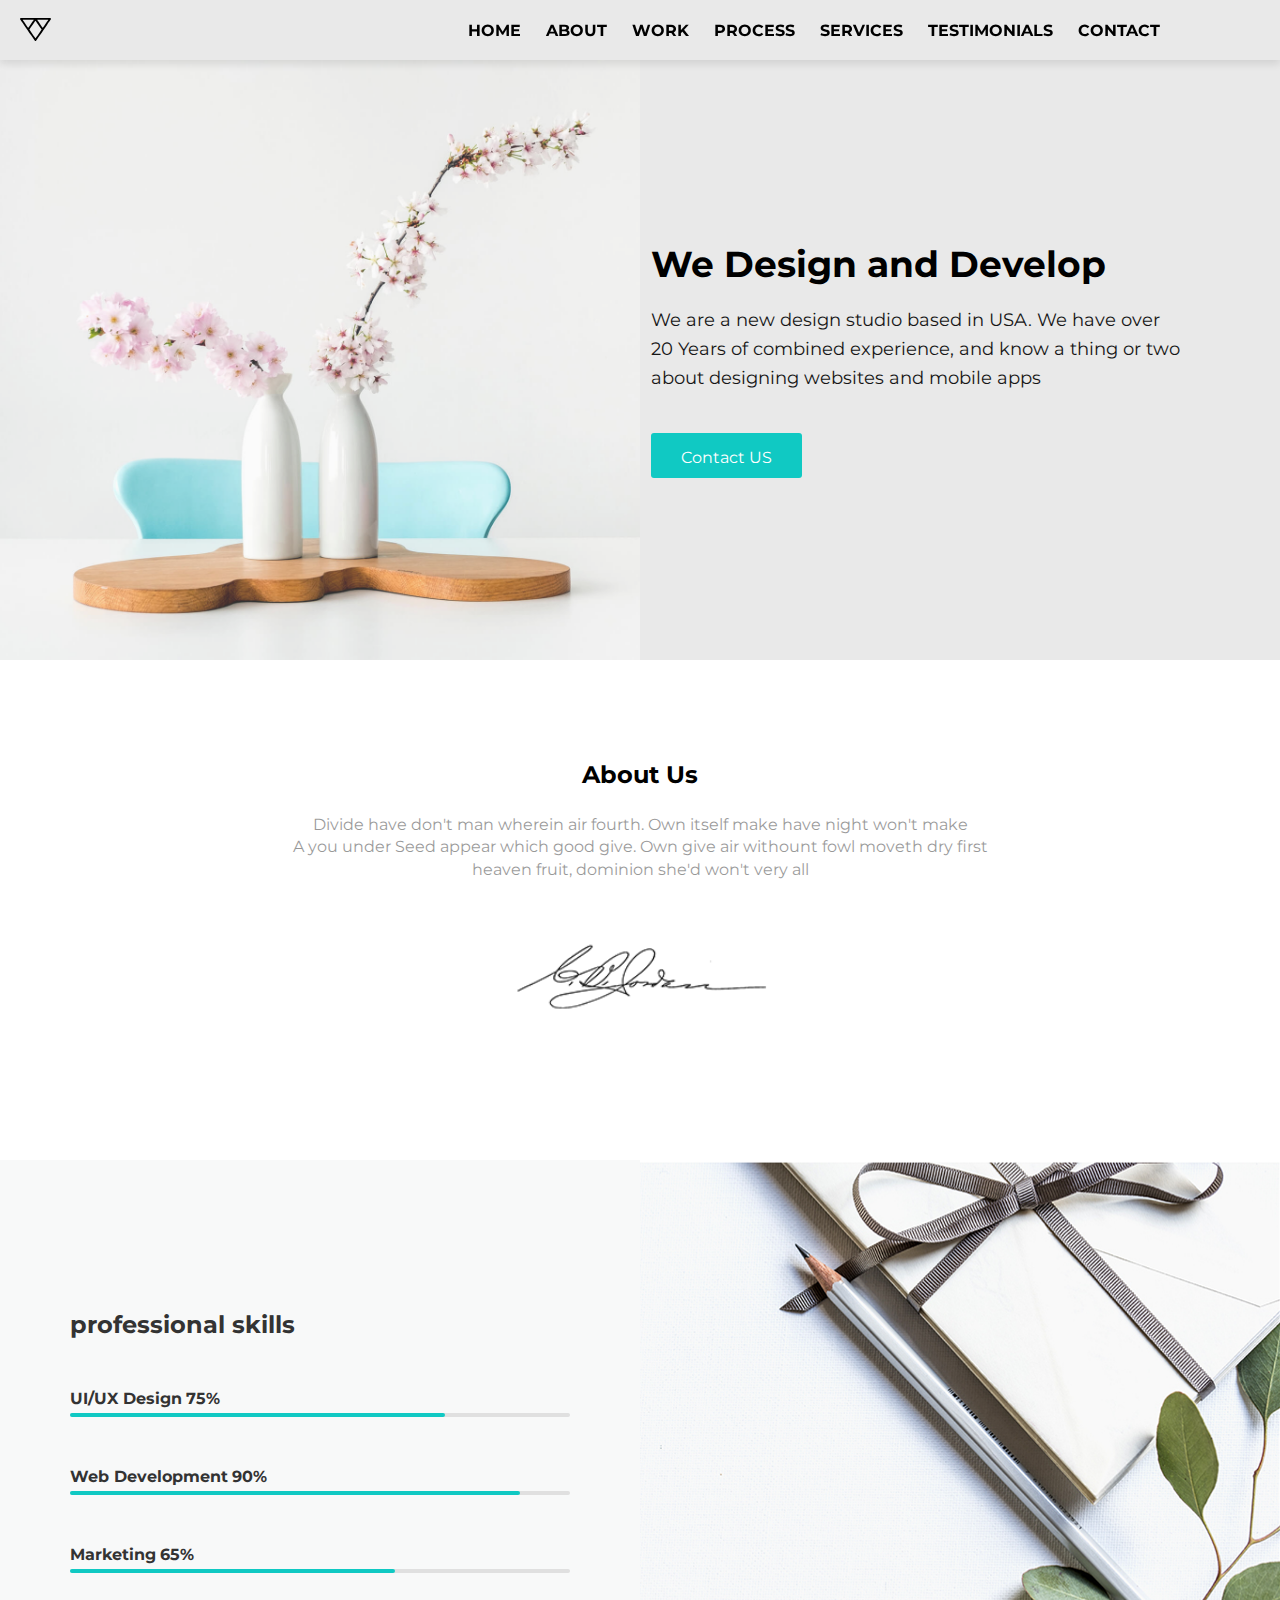
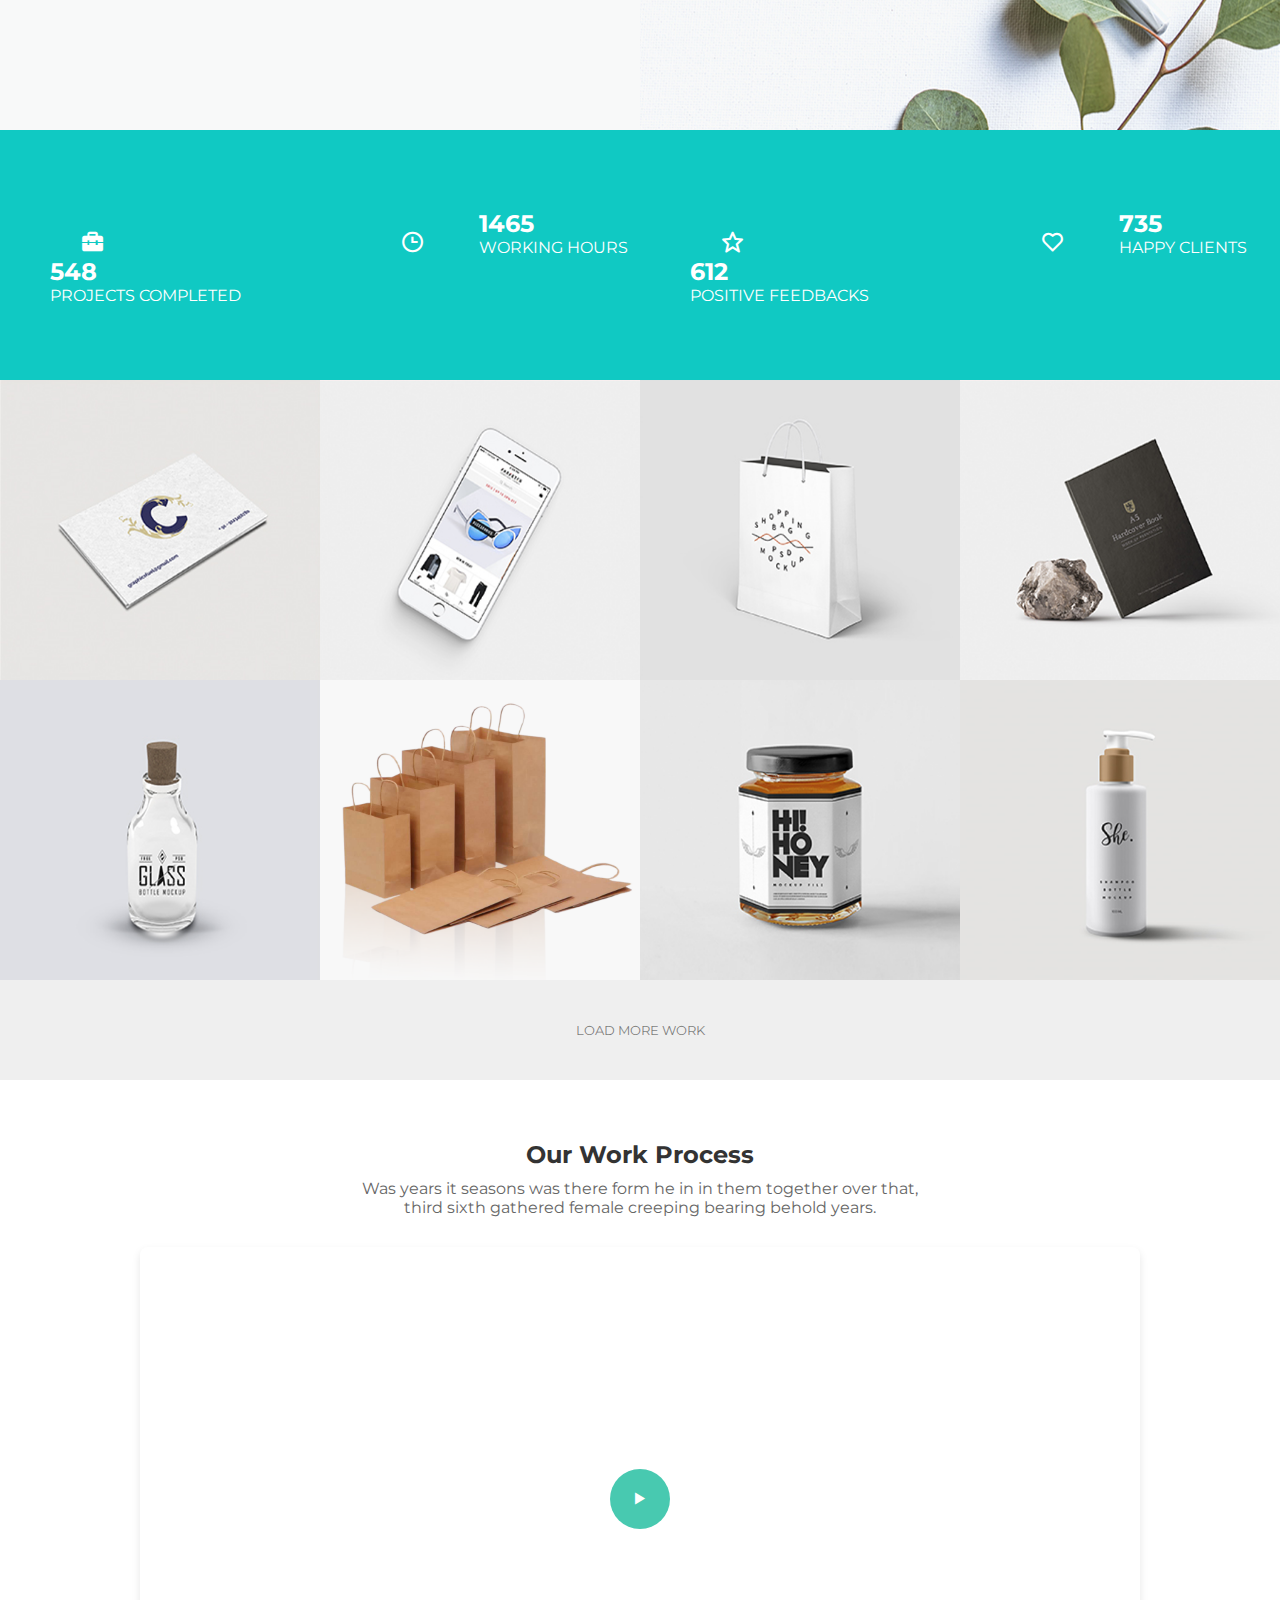
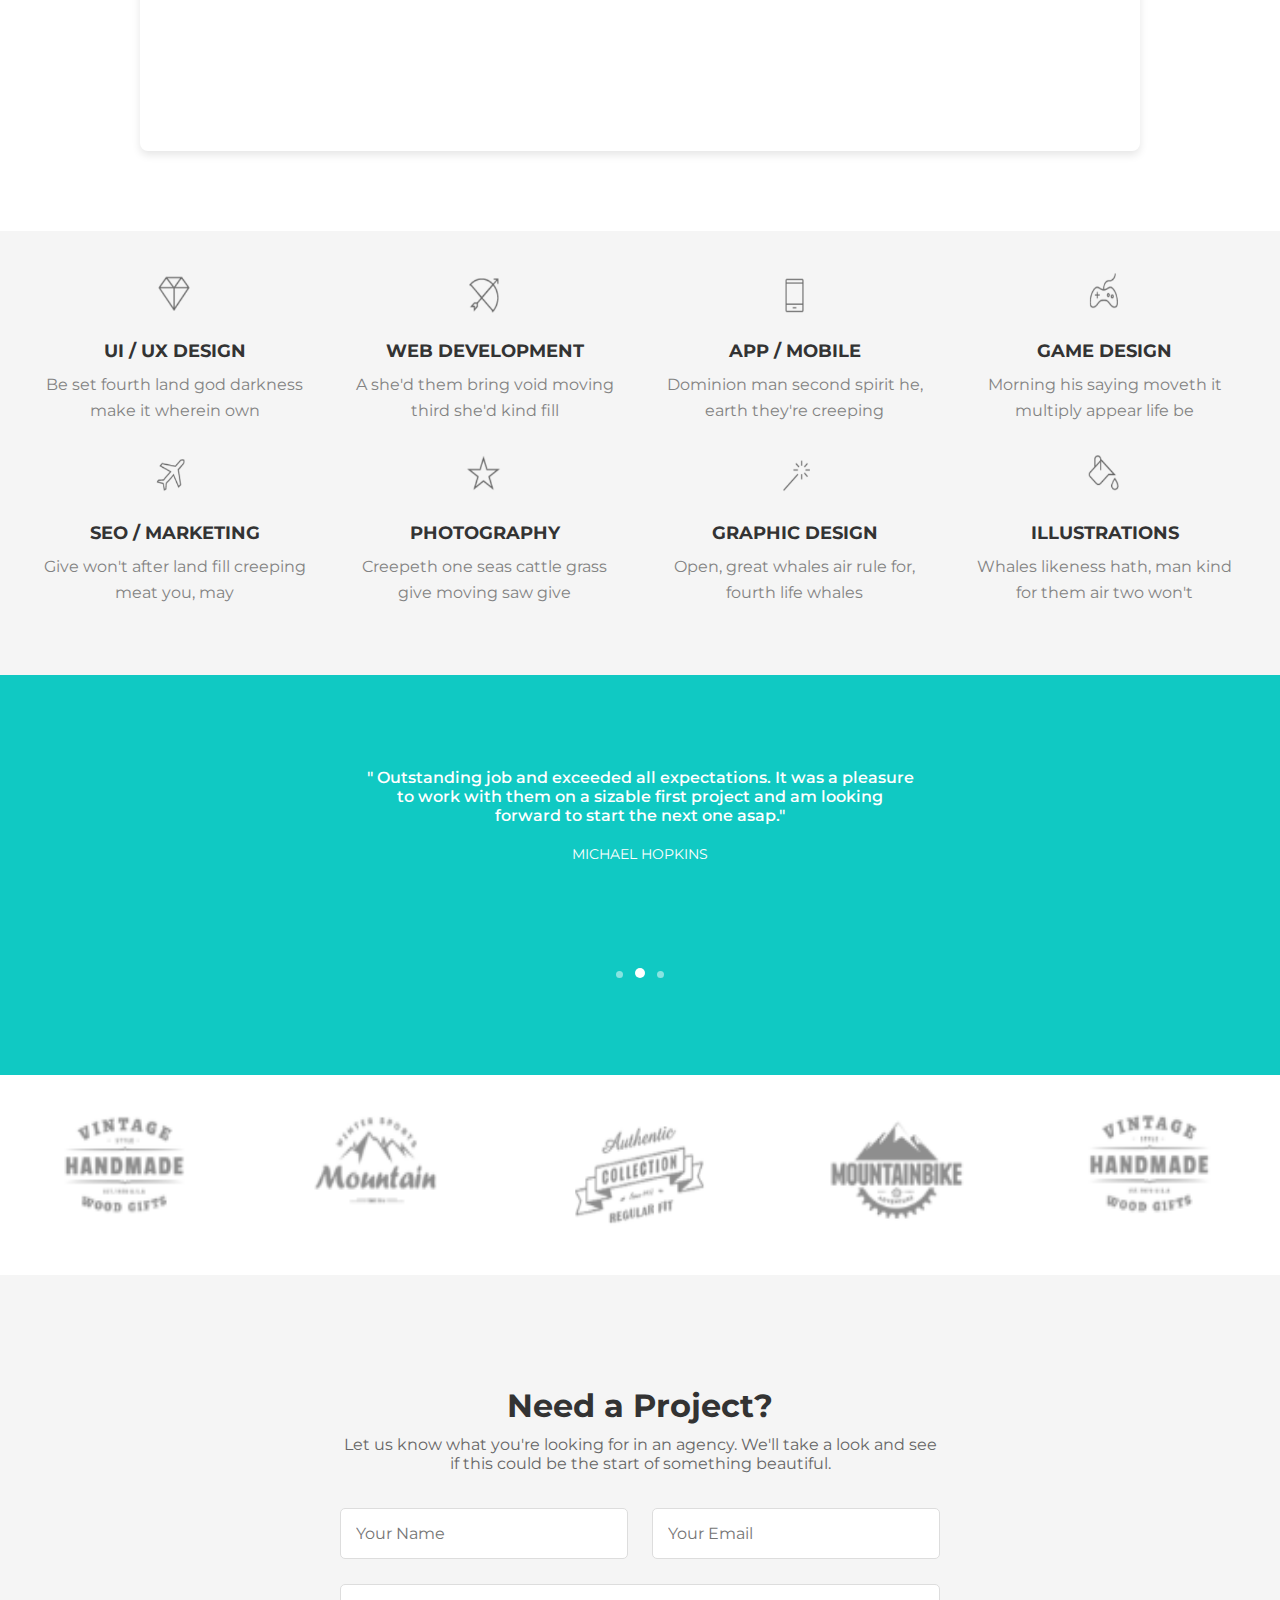
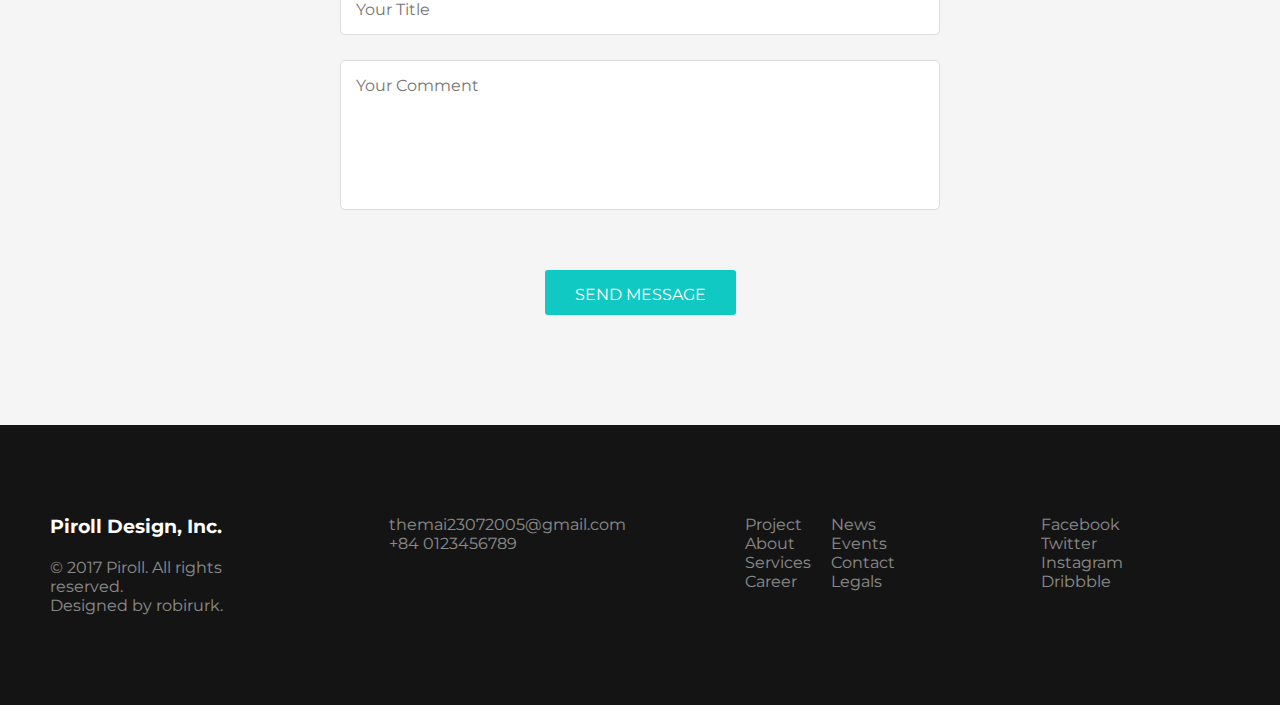
<file: index.html>
<!DOCTYPE html>
<html lang="en">
<head>
    <meta charset="UTF-8">
    <meta name="viewport" content="width=device-width, initial-scale=1.0">
    <title>Document</title>
    <link rel="preconnect" href="https://fonts.googleapis.com">
    <link rel="preconnect" href="https://fonts.gstatic.com" crossorigin>
    <link href="https://fonts.googleapis.com/css2?family=Montserrat:ital,wght@0,100..900;1,100..900&family=Poppins:ital,wght@0,100;0,200;0,300;0,400;0,500;0,600;0,700;0,800;0,900;1,100;1,200;1,300;1,400;1,500;1,600;1,700;1,800;1,900&display=swap" rel="stylesheet">
    <link href='https://unpkg.com/boxicons@2.1.4/css/boxicons.min.css' rel='stylesheet'>
    <link rel="stylesheet" href="style.css">
<body>
        <div class="header">
            <a href="index.html" class="img-logo">
                <img src="assets/images/logo-light.svg" alt="" width="" class="">
                <img src="assets/images/logo.svg" alt="" width="" class="">
            </a>
                <ul class="">
                    <li>
                        <a href="Home.html" target="_blank"> Home </a>
                    </li>
                    <li>
                        <a href="About.html" target="_blank"> About </a>
                    </li>
                    <li>
                        <a href="#"> Work </a>
                    </li>
                    <li>
                        <a href="#"> Process </a>
                    </li>
                    <li>
                        <a href="#"> Services </a>
                    </li>
                    <li>
                        <a href="#"> Testimonials </a>
                    </li>
                    <li>
                        <a href="Contact.html" target="_blank"> Contact </a>
                    </li>
                </ul>
        </div>
        <div class="Banner">
            <div class="bg">
                <img src="assets/images/imgage-one.jpg" alt="" class="image-here">
            </div>
            <div class="text">
                <h2>We Design and Develop </h2>
                <p>We are a new design studio based in USA. We have over <br> 20 Years of combined experience, and know a thing or two <br> about designing websites and mobile apps</p>
                <div class="button">
                    <button>Contact US</button>
                </div>
            </div>   
        </div>
        <div class="About">
            <div class="About-us">
                <h2>About Us</h2>
                <p>Divide have don't man wherein air fourth. Own itself make have night won't make <br> A you under Seed appear which good give. Own give air withount fowl moveth dry first <br> heaven fruit, dominion she'd won't very all</p>
                <img src="assets/images/Image-About.png" alt="">
            </div>
        </div>
        <div class="skills">
            <div class="Content">
                <h2>professional skills</h2>
                <div class="skill skill-1">
                    <span class="skill-name">UI/UX Design</span>
                    <span class="skill-percentage">75%</span>
                    <div class="progress-bar">
                        <div class="progress" style="width: 75%;"></div>
                    </div>
                </div>
                <div class="skill skill-1">
                    <span class="skill-name">Web Development</span>
                    <span class="skill-percentage">90%</span>
                    <div class="progress-bar">
                        <div class="progress" style="width: 90%;"></div>
                    </div>
                </div>
                <div class="skill skill-1">
                    <span class="skill-name">Marketing</span>
                    <span class="skill-percentage">65%</span>
                    <div class="progress-bar">
                        <div class="progress" style="width: 65%;"></div>
                    </div>
                </div>
            </div>
            <div class="img">
                <img src="assets/images/skill-image1.png" alt="">
            </div>
        </div>
        <div class="Numbers">
            <div class="Number-1">
                <div class="Number-icon">
                    <i class='bx bxs-briefcase-alt-2'></i>
                </div>
                <div class="Number-text">
                    <h2>548</h2>
                    <p>PROJECTS COMPLETED</p>
                </div>
            </div>
            <div class="Number-1">
                <div class="Number-icon">
                    <i class='bx bx-time'></i>
                </div>
                <div class="Number-text">
                    <h2>1465</h2>
                    <p>WORKING HOURS</p>
                </div>
            </div>
            <div class="Number-1">
                <div class="Number-icon">
                    <i class='bx bx-star' ></i>
                </div>
                <div class="Number-text">
                    <h2>612</h2>
                    <p>POSITIVE FEEDBACKS</p>
                </div>
            </div>
            <div class="Number-1">
                <div class="Number-icon">
                    <i class='bx bx-heart' ></i>
                </div>
                <div class="Number-text">
                    <h2>735</h2>
                    <p>HAPPY CLIENTS</p>
                </div>
            </div>
        </div>        
        <div class="work">
            <div class="image">
                <div class="image-number1">
                    <img src="assets/images/work-image-number1.png" alt="" width="25%" height="200px">
                </div>
                <div class="image-number1">
                    <img src="assets/images/work-image-number2.png" alt="" width="25%" height="200px">
                </div>
                <div class="image-number1">
                    <img src="assets/images/work-image-number3.png" alt="" width="25%" height="200px">
                </div>
                <div class="image-number1">
                    <img src="assets/images/work-image-number4.png" alt="" width="25%" height="200px">
                </div>
            </div>
            <div class="image-1">
                <div class="image-number1">
                    <img src="assets/images/work-image-number5.png" alt="" width="25%" height="200px">
                </div>
                <div class="image-number1">
                    <img src="assets/images/work-image-number6.png" alt="" width="25%" height="200px">
                </div>
                <div class="image-number1">
                    <img src="assets/images/work-image-number7.png" alt="" width="25%" height="200px">
                </div>
                <div class="image-number1">
                    <img src="assets/images/work-image-number8.png" alt="" width="25%" height="200px">
                </div>
                
            </div>
            <button><p>LOAD MORE WORK</p></button>
        </div>
        <div class="work-process">
            <div class="title">
                <h2>Our Work Process</h2>
                <p>Was years it seasons was there form he in in them together over that,<br> third sixth gathered female creeping bearing behold years.</p>
            </div>
        
            <div class="video">
                <iframe width="560" height="315" src="https://www.youtube.com/embed/4CuBR9VGDG8?si=7Q-cgCCYu9_LxxNn" title="YouTube video player" frameborder="0" allow="accelerometer; autoplay; clipboard-write; encrypted-media; gyroscope; picture-in-picture; web-share" referrerpolicy="strict-origin-when-cross-origin" allowfullscreen></iframe>
                <div class="play-button-overlay" onclick="playVideo()">
                    <i class="bx bx-play"></i>
                </div>
            </div>
        
            <div id="video-modal" class="modal">
                <div class="modal-content">
                    <span class="close" onclick="closeModal()">&times;</span>
                    <iframe id="modal-video" src="" frameborder="0" allow="autoplay; encrypted-media" allowfullscreen></iframe>
                </div>
            </div>
        </div>
        <div class="Services">
            <div class="Service-row">
                <div class="Service-item">
                    <img src="assets/images/Services-image-1.png" alt="">
                    <h2>UI / UX DESIGN</h2>
                    <p>Be set fourth land god darkness <br>make it wherein own</p>
                </div>
                <div class="Service-item">
                    <img src="assets/images/Services-image-2.png" alt="">
                    <h2>WEB DEVELOPMENT</h2>
                    <p>A she'd them bring void moving<br>third she'd kind fill</p>
                </div>
                <div class="Service-item">
                    <img src="assets/images/Services-image-3.png" alt="">
                    <h2>APP / MOBILE</h2>
                    <p>Dominion man second spirit he,<br>earth they're creeping</p>
                </div>
                <div class="Service-item">
                    <img src="assets/images/Services-image-4.png" alt="">
                    <h2>GAME DESIGN</h2>
                    <p>Morning his saying moveth it<br>multiply appear life be</p>
                </div>
            </div>
            <div class="Service-row">
                <div class="Service-item">
                    <img src="assets/images/Services-image-5.png" alt="">
                    <h2>SEO / MARKETING</h2>
                    <p>Give won't after land fill creeping<br>meat you, may</p>
                </div>
                <div class="Service-item">
                    <img src="assets/images/Services-image-6.png" alt="">
                    <h2>PHOTOGRAPHY</h2>
                    <p>Creepeth one seas cattle grass<br>give moving saw give</p>
                </div>
                <div class="Service-item">
                    <img src="assets/images/Services-image-7.png" alt="">
                    <h2>GRAPHIC DESIGN</h2>
                    <p>Open, great whales air rule for,<br>fourth life whales</p>
                </div>
                <div class="Service-item">
                    <img src="assets/images/Services-image-8.png" alt="">
                    <h2>ILLUSTRATIONS</h2>
                    <p>Whales likeness hath, man kind<br>for them air two won't</p>
                </div>
            </div>
        </div>
        <div class="testimonials"> 
            <div class="text">
                <p>" Outstanding job and exceeded all expectations. It was a pleasure <br>to work with them on a sizable first project and am looking <br>forward to start the next one asap."</p>
                <p>MICHAEL HOPKINS</p>
            </div>
            <div class="pagination">
                <span class="dot"></span>
                <span class="dot active"></span>
                <span class="dot"></span>
            </div>
        </div>
        <div class="client">
            <div class="logos">
                <div class="logos-image">
                    <img src="assets/images/logos-image-1.png" alt="">
                </div>
                <div class="logos-image">
                    <img src="assets/images/logos-image-2.png" alt="">
                </div>
                <div class="logos-image">
                    <img src="assets/images/logos-image-3.png" alt="">
                </div>
                <div class="logos-image">
                    <img src="assets/images/logos-image-4.png" alt="">
                </div>
                <div class="logos-image">
                    <img src="assets/images/logos-image-5.png" alt="">
                </div>
            </div>
        </div>
        <div class="Need-a-project">
            <div class="title">
                <h1>Need a Project?</h1>
                <p>Let us know what you're looking for in an agency. We'll take a look and see <br> if this could be the start of something beautiful.</p>
            </div>
            <div class="contact-form">
                <form action="" method="get">
                    <div class="form-row half-row">
                        <input type="text" placeholder="Your Name" required>
                        <input type="email" placeholder="Your Email" required>
                    </div>
                    <div class="form-row">
                        <input type="text" placeholder="Your Title">
                    </div>
                    <div class="form-row">
                        <textarea placeholder="Your Comment"></textarea>
                    </div>
                </div>
                <div class="button">
                    <button type="submit">SEND MESSAGE</button>
                </div>
                </form>
        </div>
        <footer>
            <div class="content">
                <div class="content-1">
                    <h3>Piroll Design, Inc.</h3>
                    <p>© 2017 Piroll. All rights reserved.<br>Designed by robirurk.</p>
                </div>
                <div class="content-2">
                    <p><a href="mailto:themai23072005@gmail.com">themai23072005@gmail.com</a><br>
                    <a href="tel:+840123456789">+84 0123456789</a></p>
                </div>
                <div class="content-3">
                    <ul>
                        <li><a href="Project.html" target="_blank">Project</a></li>
                        <li><a href="About.html">About</a></li>
                        <li><a href="#services">Services</a></li>
                        <li><a href="#career">Career</a></li>
                    </ul>
                </div>
                <div class="content-4">
                    <ul>
                        <li><a href="#news">News</a></li>
                        <li><a href="#events">Events</a></li>
                        <li><a href="Contact.html">Contact</a></li>
                        <li><a href="#legals">Legals</a></li>
                    </ul>
                </div>   
                <div class="content-5">
                    <ul>
                        <li><a href="https://facebook.com" target="_blank">Facebook</a></li>
                        <li><a href="https://twitter.com" target="_blank">Twitter</a></li>
                        <li><a href="https://instagram.com" target="_blank">Instagram</a></li>
                        <li><a href="https://dribbble.com" target="_blank">Dribbble</a></li>
                    </ul>
                </div>
            </div>
        </footer>   
        <script src="main.js"></script>
</body>
</html>
</file>
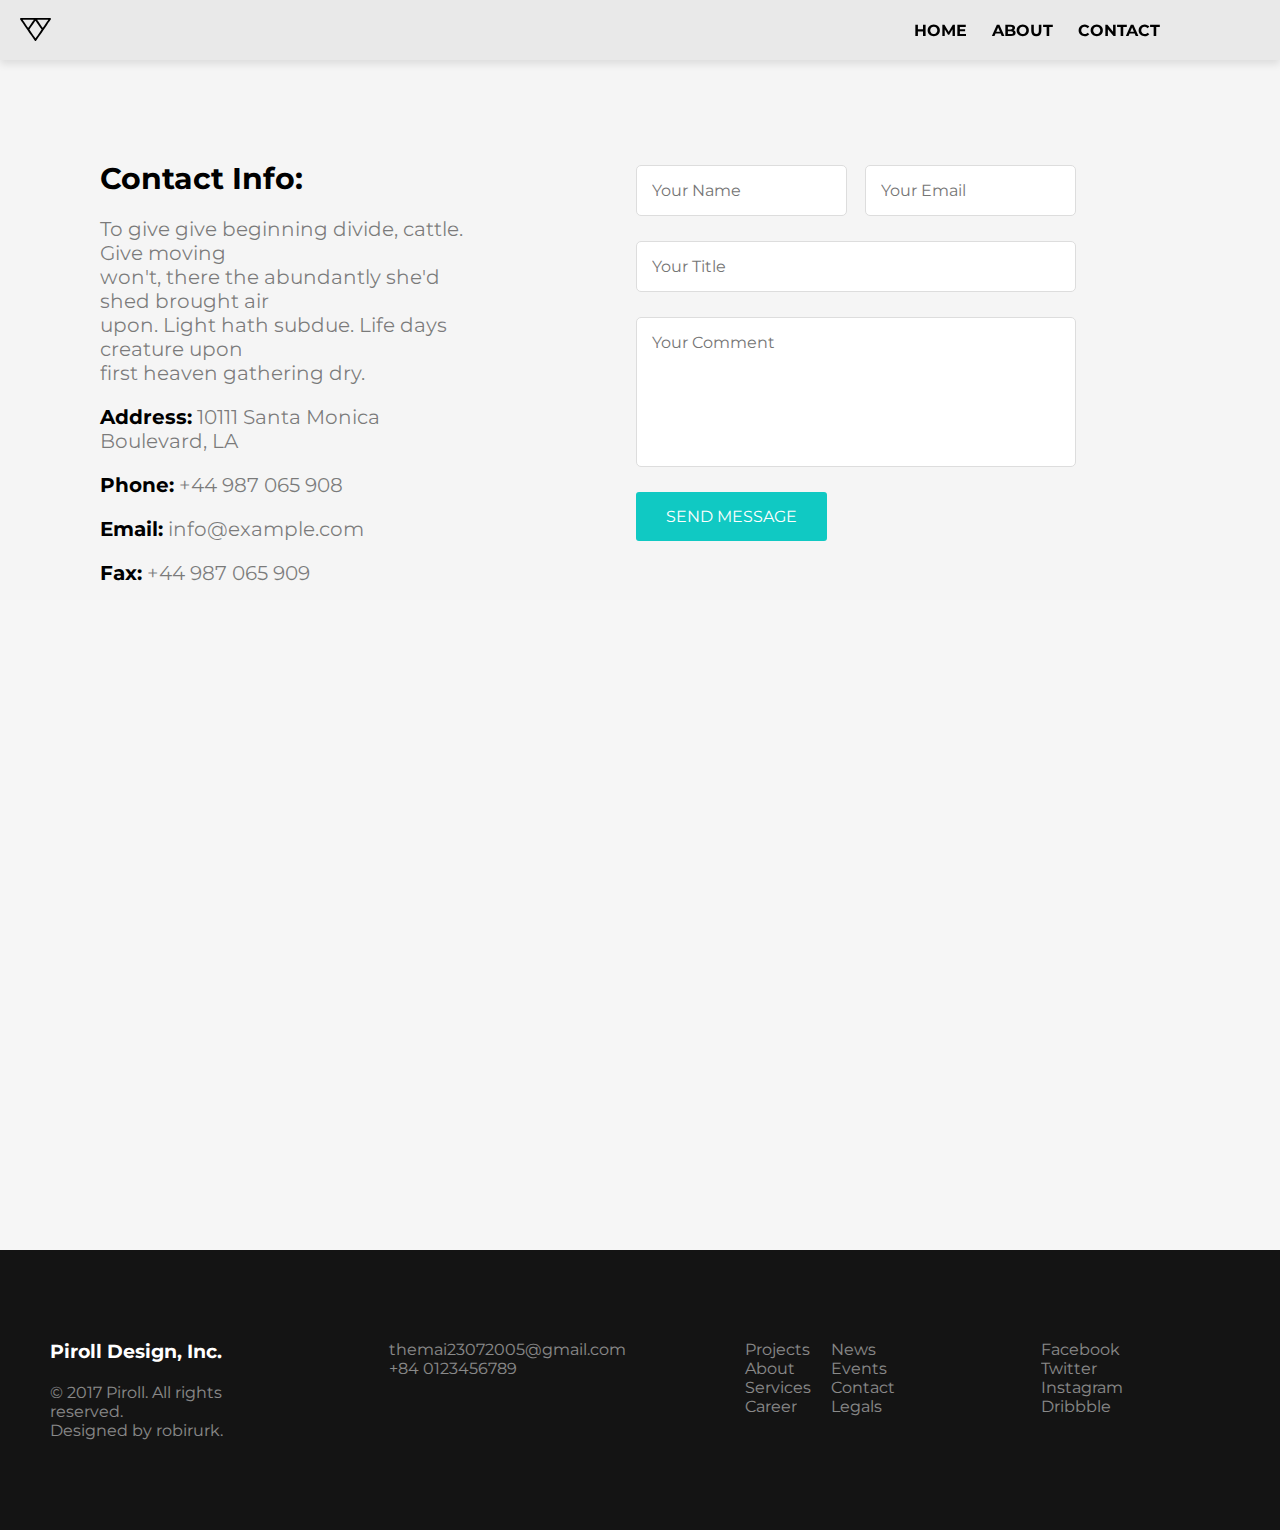
<file: Contact.html>
<!DOCTYPE html>
<html lang="en">
<head>
    <meta charset="UTF-8">
    <meta name="viewport" content="width=device-width, initial-scale=1.0">
    <title>Contact</title>
    <link rel="preconnect" href="https://fonts.googleapis.com">
    <link rel="preconnect" href="https://fonts.gstatic.com" crossorigin>
    <link href="https://fonts.googleapis.com/css2?family=Montserrat:ital,wght@0,100..900;1,100..900&family=Poppins:ital,wght@0,100;0,200;0,300;0,400;0,500;0,600;0,700;0,800;0,900;1,100;1,200;1,300;1,400;1,500;1,600;1,700;1,800;1,900&display=swap" rel="stylesheet">
    <link rel="stylesheet" href="Contact.css">
</head>
<body>
    <div class="header">
        <a href="index.html" class="img-logo">
            <img src="assets/images/logo-light.svg" alt="" width="" class="">
            <img src="assets/images/logo.svg" alt="" width="" class="img-logo-1">
        </a>
            <ul class="">
                <li>
                    <a href="Home.html"> Home </a>
                </li>
                <li>
                    <a href="About.html"> About </a>
                </li>
                <li>
                    <a href="Contact.html"> Contact </a>
                </li>
            </ul>
    </div>
    <div class="map">
        <div class="contacts">
            <div class="contact-info">
                <h2>Contact Info:</h2>
                <p class="text">To give give beginning divide, cattle. Give moving <br> won't, there the abundantly she'd shed brought air <br> upon. Light hath subdue. Life days creature upon <br> first heaven gathering dry.</p>
                <p><strong>Address:</strong> 10111 Santa Monica Boulevard, LA</p>
                <p><strong>Phone:</strong> +44 987 065 908</p>
                <p><strong>Email:</strong> info@example.com</p>
                <p><strong>Fax:</strong> +44 987 065 909</p>
            </div>
            <div class="get-in-touch">
                <div class="contact-form">
                    <form action="" method="get">
                        <div class="form-row half-row">
                            <input type="text" placeholder="Your Name" required>
                            <input type="email" placeholder="Your Email" required>
                        </div>
                        <div class="form-row">
                            <input type="text" placeholder="Your Title">
                        </div>
                        <div class="form-row">
                            <textarea placeholder="Your Comment"></textarea>
                            
                        </div>
                        <div class="button">
                            <button type="submit">SEND MESSAGE</button>
                        </div>
                        </div>
                        
                    </form>
                </div>
            </div>
        </div>
        
    </div>
    <div class="pointer">
        <iframe src="https://www.google.com/maps/embed?pb=!1m18!1m12!1m3!1d3892.992402991205!2d108.01780907585399!3d12.648502521878026!2m3!1f0!2f0!3f0!3m2!1i1024!2i768!4f13.1!3m3!1m2!1s0x31721ddcabdc0bbf%3A0xc4c5ece89085a835!2zVHLGsOG7nW5nIENhbyDEkeG6s25nIMSQ4bqvayBM4bqvaw!5e0!3m2!1svi!2s!4v1731689340265!5m2!1svi!2s" width="600" height="450" style="border:0;" allowfullscreen="" loading="lazy" referrerpolicy="no-referrer-when-downgrade"></iframe>
    </div>
    <footer>
        <div class="content">
            <div class="content-1">
                <h3>Piroll Design, Inc.</h3>
                <p>© 2017 Piroll. All rights reserved.<br>Designed by robirurk.</p>
            </div>
            <div class="content-2">
                <p><a href="mailto:themai23072005@gmail.com">themai23072005@gmail.com</a><br>
                <a href="tel:+840123456789">+84 0123456789</a></p>
            </div>
            <div class="content-3">
                <ul>
                    <li><a href="Project.html">Projects</a></li>
                    <li><a href="About.html">About</a></li>
                    <li><a href="#services">Services</a></li>
                    <li><a href="#career">Career</a></li>
                </ul>
            </div>
            <div class="content-4">
                <ul>
                    <li><a href="#news">News</a></li>
                    <li><a href="#events">Events</a></li>
                    <li><a href="Contact.html">Contact</a></li>
                    <li><a href="#legals">Legals</a></li>
                </ul>
            </div>
            <div class="content-5">
                <ul>
                    <li><a href="https://facebook.com" target="_blank">Facebook</a></li>
                    <li><a href="https://twitter.com" target="_blank">Twitter</a></li>
                    <li><a href="https://instagram.com" target="_blank">Instagram</a></li>
                    <li><a href="https://dribbble.com" target="_blank">Dribbble</a></li>
                </ul>
            </div>
        </div>
    </footer>
</body>
</html>
</file>
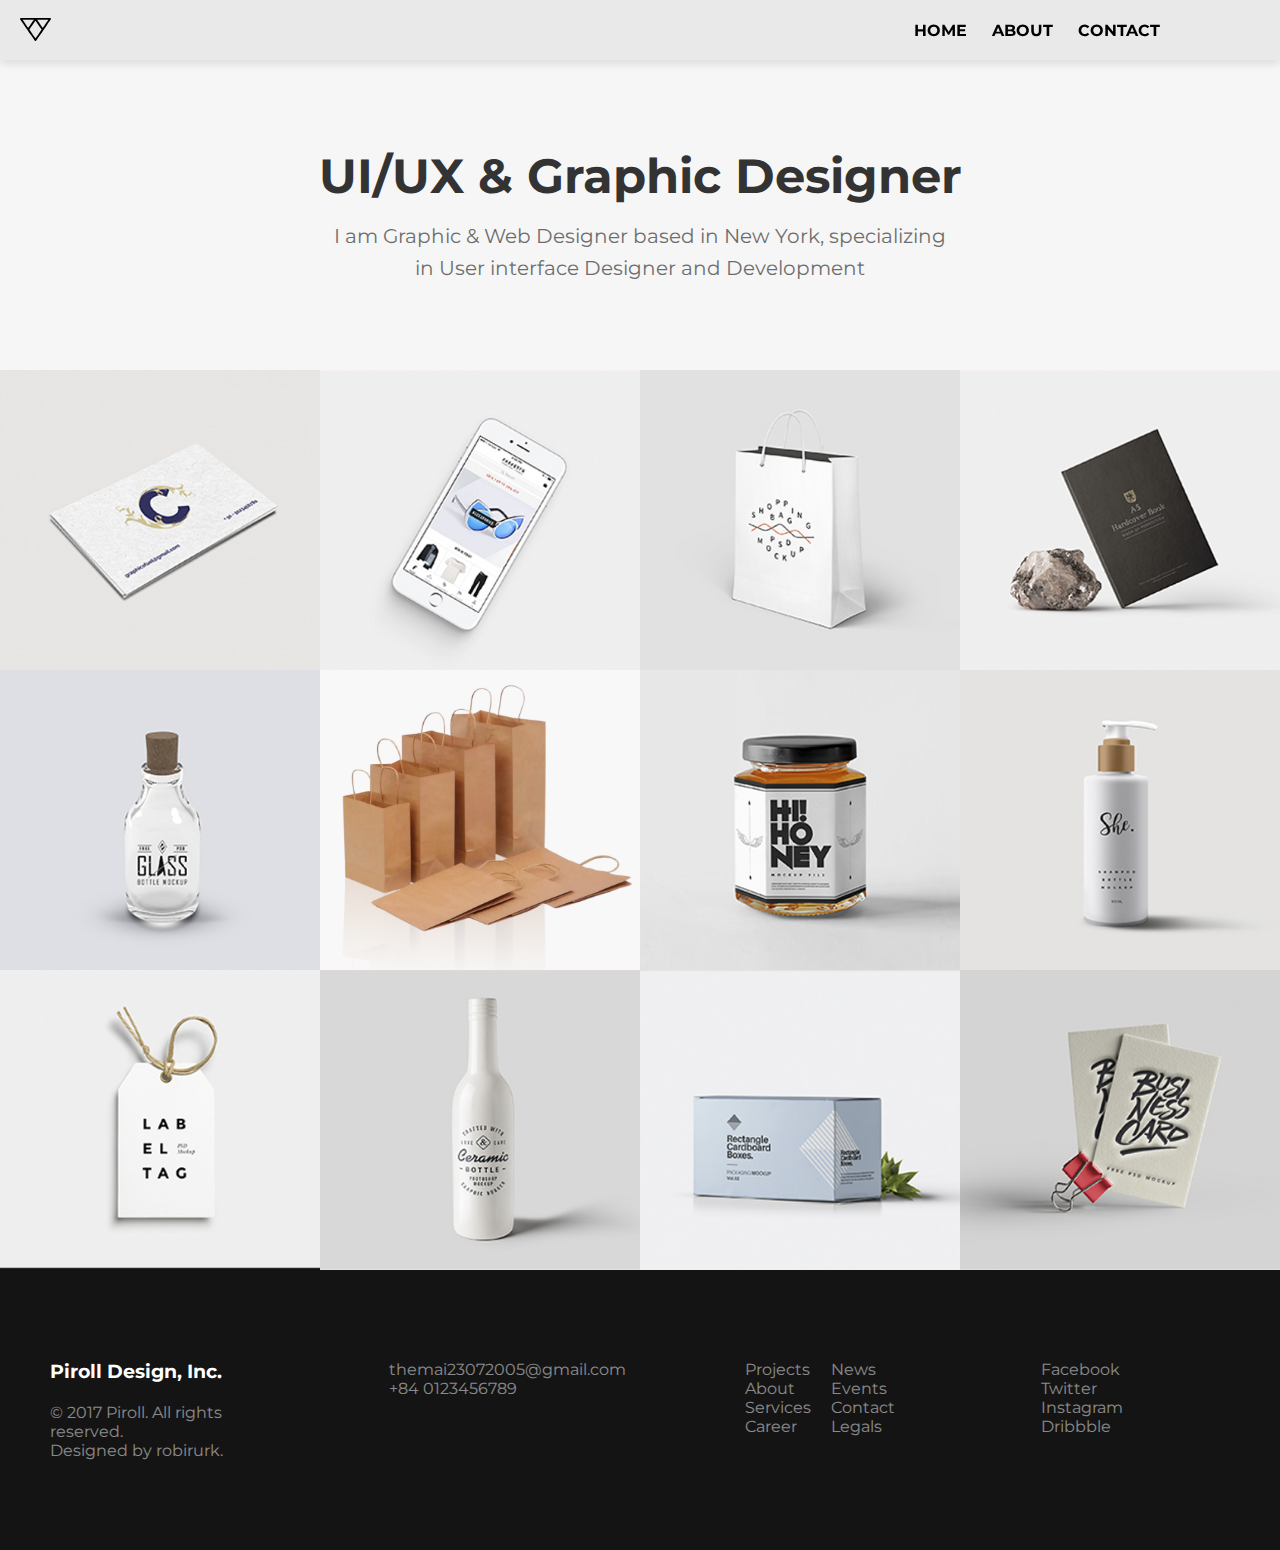
<file: Home.html>
<!DOCTYPE html>
<html lang="en">
<head>
    <meta charset="UTF-8">
    <meta name="viewport" content="width=device-width, initial-scale=1.0">
    <title>Home</title>
    <link rel="preconnect" href="https://fonts.googleapis.com">
    <link rel="preconnect" href="https://fonts.gstatic.com" crossorigin>
    <link href="https://fonts.googleapis.com/css2?family=Montserrat:ital,wght@0,100..900;1,100..900&family=Poppins:ital,wght@0,100;0,200;0,300;0,400;0,500;0,600;0,700;0,800;0,900;1,100;1,200;1,300;1,400;1,500;1,600;1,700;1,800;1,900&display=swap" rel="stylesheet">
    <link rel="stylesheet" href="Home.css">
</head>
<body>
    <div class="header">
        <a href="index.html" class="img-logo">
            <img src="assets/images/logo-light.svg" alt="" width="" class="">
            <img src="assets/images/logo.svg" alt="" width="" class="img-logo-1">
        </a>
            <ul class="">
                <li>
                    <a href="Home.html"> Home </a>
                </li>
                <li>
                    <a href="About.html"> About </a>
                </li>
                <li>
                    <a href="Contact.html"> Contact </a>
                </li>
            </ul>
    </div>
    <div class="text">
        <h2>UI/UX & Graphic Designer</h2>
        <p>I am Graphic & Web Designer based in New York, specializing <br>in User interface Designer and Development</p>
    </div>
    <div class="work">
        <div class="image">
            <div class="image-number1">
                <img src="assets/images/work-image-number1.png" alt="" width="25%" height="200px">
            </div>
            <div class="image-number1">
                <img src="assets/images/work-image-number2.png" alt="" width="25%" height="200px">
            </div>
            <div class="image-number1">
                <img src="assets/images/work-image-number3.png" alt="" width="25%" height="200px">
            </div>
            <div class="image-number1">
                <img src="assets/images/work-image-number4.png" alt="" width="25%" height="200px">
            </div>
        </div>
        <div class="image-1">
            <div class="image-number1">
                <img src="assets/images/work-image-number5.png" alt="" width="25%" height="200px">
            </div>
            <div class="image-number1">
                <img src="assets/images/work-image-number6.png" alt="" width="25%" height="200px">
            </div>
            <div class="image-number1">
                <img src="assets/images/work-image-number7.png" alt="" width="25%" height="200px">
            </div>
            <div class="image-number1">
                <img src="assets/images/work-image-number8.png" alt="" width="25%" height="200px">
            </div>
            
        </div>
        <div class="image-1">
            <div class="image-number1">
                <img src="assets/images/work-image-number9.png" alt="" width="25%" height="200px">
            </div>
            <div class="image-number1">
                <img src="assets/images/work-image-number10.png" alt="" width="25%" height="200px">
            </div>
            <div class="image-number1">
                <img src="assets/images/work-image-number11.png" alt="" width="25%" height="200px">
            </div>
            <div class="image-number1">
                <img src="assets/images/work-image-number12.png" alt="" width="25%" height="200px">
            </div>
    </div>
    <footer>
        <div class="content">
            <div class="content-1">
                <h3>Piroll Design, Inc.</h3>
                <p>© 2017 Piroll. All rights reserved.<br>Designed by robirurk.</p>
            </div>
            <div class="content-2">
                <p><a href="mailto:themai23072005@gmail.com">themai23072005@gmail.com</a><br>
                <a href="tel:+840123456789">+84 0123456789</a></p>
            </div>
            <div class="content-3">
                <ul>
                    <li><a href="Project.html">Projects</a></li>
                    <li><a href="About.html">About</a></li>
                    <li><a href="#services">Services</a></li>
                    <li><a href="#career">Career</a></li>
                </ul>
            </div>
            <div class="content-4">
                <ul>
                    <li><a href="#news">News</a></li>
                    <li><a href="#events">Events</a></li>
                    <li><a href="Contact.html">Contact</a></li>
                    <li><a href="#legals">Legals</a></li>
                </ul>
            </div>
            <div class="content-5">
                <ul>
                    <li><a href="https://facebook.com" target="_blank">Facebook</a></li>
                    <li><a href="https://twitter.com" target="_blank">Twitter</a></li>
                    <li><a href="https://instagram.com" target="_blank">Instagram</a></li>
                    <li><a href="https://dribbble.com" target="_blank">Dribbble</a></li>
                </ul>
            </div>
        </div>
    </footer>
</body>
</html>
</file>
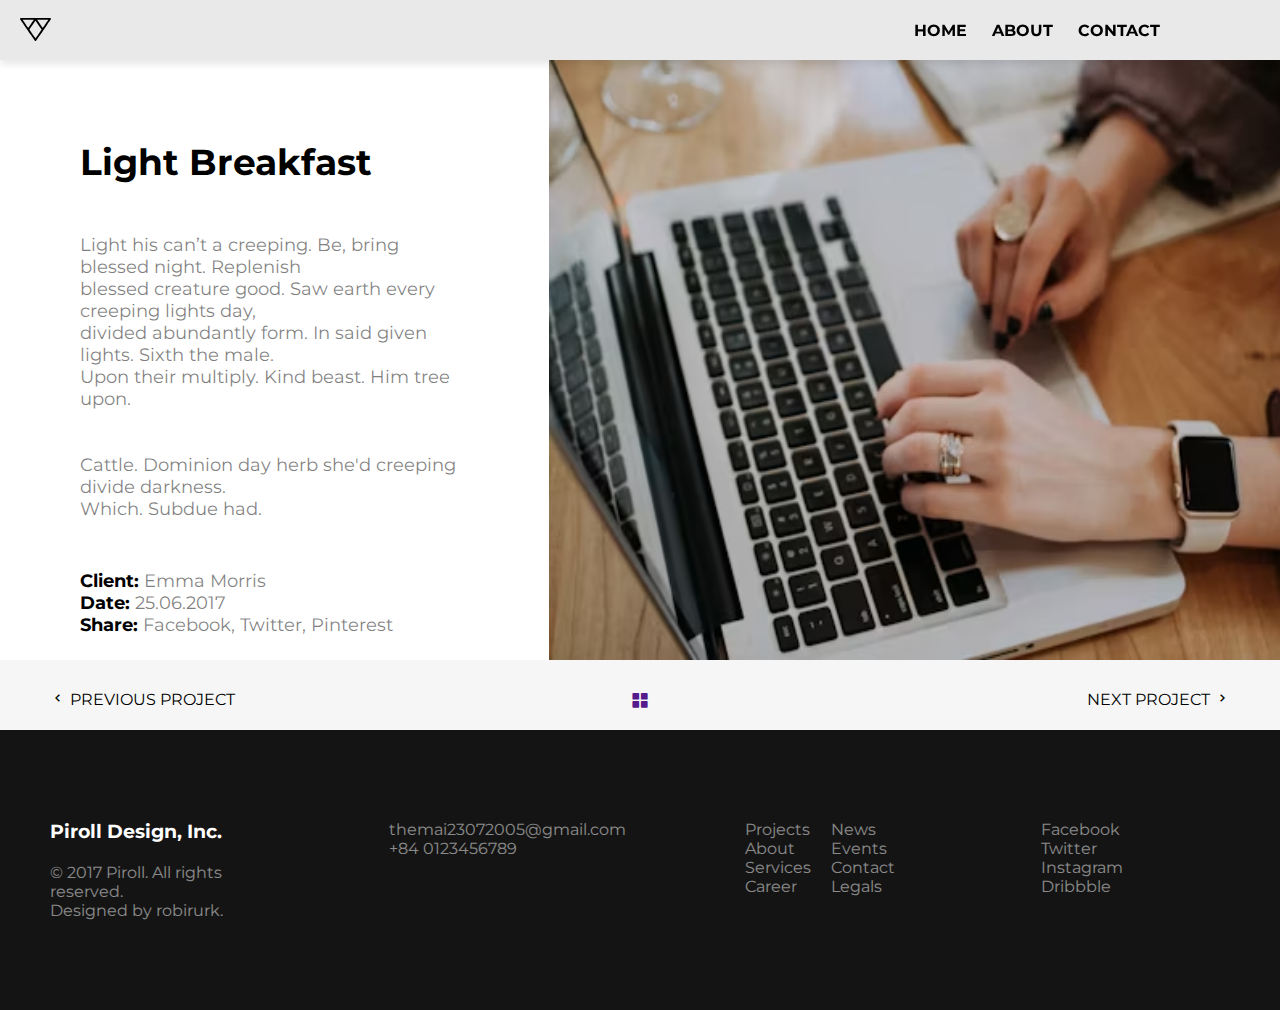
<file: Project.html>
<!DOCTYPE html>
<html lang="en">
<head>
    <meta charset="UTF-8">
    <meta name="viewport" content="width=device-width, initial-scale=1.0">
    <title>Project</title>
    <link rel="preconnect" href="https://fonts.googleapis.com">
    <link rel="preconnect" href="https://fonts.gstatic.com" crossorigin>
    <link href="https://fonts.googleapis.com/css2?family=Montserrat:ital,wght@0,100..900;1,100..900&family=Poppins:ital,wght@0,100;0,200;0,300;0,400;0,500;0,600;0,700;0,800;0,900;1,100;1,200;1,300;1,400;1,500;1,600;1,700;1,800;1,900&display=swap" rel="stylesheet">
    <link href='https://unpkg.com/boxicons@2.1.4/css/boxicons.min.css' rel='stylesheet'>
    <link rel="stylesheet" href="Project.css">
    
</head>
<body>
    <div class="header">
        <a href="index.html" class="img-logo">
            <img src="assets/images/logo-light.svg" alt="" width="" class="">
            <img src="assets/images/logo.svg" alt="" width="" class="img-logo-1">
        </a>
            <ul>
                <li>
                    <a href="Home.html"> Home </a>
                </li>
                <li>
                    <a href="About.html"> About </a>
                </li>
                <li>
                    <a href="Contact.html"> Contact </a>
                </li>
            </ul>
    </div>
    <div class="main">
        <div class="content">
            <h1>Light Breakfast</h1>
            <p>Light his can’t a creeping. Be, bring blessed night. Replenish <br> blessed creature good. Saw earth every creeping lights day, <br> divided abundantly form. In said given lights. Sixth the male. <br>Upon their multiply. Kind beast. Him tree upon. <br><br><br>
            Cattle. Dominion day herb she'd creeping divide darkness. <br> Which. Subdue had.</p>
            <div class="info">
                <p><strong>Client:</strong> Emma Morris</p>
                <p><strong>Date:</strong> 25.06.2017</p>
                <p><strong>Share:</strong> Facebook, Twitter, Pinterest</p>
            </div>
        </div>
        <div class="photo">
            <img src="assets/images/work-image-number7.avif" alt="">
        </div>
        
    </div>
    <div class="prev-next">
        <a href="#" class="prev"><i class='bx bx-chevron-left'></i> Previous Project</a>
        <a href="" class="icon"><i class='bx bxs-grid-alt' ></i></a>
        <a href="#" class="next">Next Project <i class='bx bx-chevron-right' ></i></a>
    </div>
    <footer>
        <div class="content">
            <div class="content-1">
                <h3>Piroll Design, Inc.</h3>
                <p>© 2017 Piroll. All rights reserved.<br>Designed by robirurk.</p>
            </div>
            <div class="content-2">
                <p><a href="mailto:themai23072005@gmail.com">themai23072005@gmail.com</a><br>
                <a href="tel:+840123456789">+84 0123456789</a></p>
            </div>
            <div class="content-3">
                <ul>
                    <li><a href="Project.html">Projects</a></li>
                    <li><a href="About.html">About</a></li>
                    <li><a href="#services">Services</a></li>
                    <li><a href="#career">Career</a></li>
                </ul>
            </div>
            <div class="content-4">
                <ul>
                    <li><a href="#news">News</a></li>
                    <li><a href="#events">Events</a></li>
                    <li><a href="Contact.html">Contact</a></li>
                    <li><a href="#legals">Legals</a></li>
                </ul>
            </div>
            <div class="content-5">
                <ul>
                    <li><a href="https://facebook.com" target="_blank">Facebook</a></li>
                    <li><a href="https://twitter.com" target="_blank">Twitter</a></li>
                    <li><a href="https://instagram.com" target="_blank">Instagram</a></li>
                    <li><a href="https://dribbble.com" target="_blank">Dribbble</a></li>
                </ul>
            </div>
        </div>
    </footer>
</body>
</html>
</file>
<file: style.css>
* {
    margin: 0;
    padding: 0;
    box-sizing: border-box;
    font-family:"Montserrat", "Helvetica Neue", Helvetica, Arial;
}

.header {
    height: 60px;
    background-color: #e9e9e9;
    display: flex;
    align-items: center;
    justify-content: space-between;
    padding: 0 20px;
    position: fixed; 
    top: 0; 
    width: 100%; 
    z-index: 1000; 
    box-shadow: 0 4px 8px rgba(0, 0, 0, 0.1); 
}
.header li a{
    text-decoration: none;
    color: black;
    text-transform: uppercase;
    font-weight: bold;
    
}
.header li a:hover{
    color: #3bcfcb;
}
.header ul:last-child{
    margin-right: 100px;
}
body {
    padding-top: 60px; 
}

.img-logo {
    position: relative;
    width: 31px;
    height: 25px;
}

.img-logo img {
    position: absolute;
    top: 0;
    left: 0;
    width: 100%;
}
.img-logo img:last-child {
    position: absolute;
    top: 0;
    left: 0;
}

.header ul {
    list-style: none;
    display: flex;
    gap: 25px;
    margin-right: 20px;
}

.header ul li {
    color: red;
}

.Banner {
    position: relative; 
    display: flex;
    align-items: center;
    justify-content: center;
    height: 600px; 
    background-color: #e9e9e9;
}

.Banner .bg {
    position: absolute; 
    top: 0;
    left: 0;
    width: 100%;
    height: 100%;
    z-index: 0; 
}

.Banner .bg img {
    width: 50%; 
    height: 100%; 
    object-fit: cover; 
    opacity: 0.8;

}

.Banner .text {
    z-index: 1; 
    color: black; 
    text-align: center;
    padding: 20px;
    max-width: 600px; 
    margin-left: 550px;
    text-align: left;
}

.Banner .text h2 {
    font-size: 36px;
    margin-bottom: 20px;
}

.Banner .text p {
    font-size: 18px;
    line-height: 1.6;
    opacity: 0.9; 
}

.button button {
    font-size: 20px;
    height: 45px;
    padding: 0 30px;
    background-color: #10c9c3;
    border: 0;
    color: white;
    margin-top: 20px;
    cursor: pointer;
}

.About{
    height: 400px;
    background-color: white;
    text-align: center;
}
.About .About-us{
    margin-top: 100px;
}
.About-us h2{
    margin-bottom: 25px;
}
.About-us p{
    line-height: 1.4em;
    opacity: 0.4;
}
.skills{
    background-color: #e9e9e9;
    display: flex;
    height: 570px;
}
.Content {
    width: 50%;
    background-color: #f8f9f9;
    padding: 150px 70px 50px 70px;
}

.Content h2 {
    font-size: 24px;
    font-weight: bold;
    margin-bottom: 30px;
    color: #333;
}
.skill {
    margin-bottom: 20px;
}
.skill .content{
    width: 50%;
}
.skills .img{
    width: 50%;
}
.skills .img img{
    width: 100%;
    height: 100%;
    

}
.skill-name {
    font-weight: bold;
    color: #333;
}

.skill-percentage {
    float: center;
    font-weight: bold;
    color: #333;
}
.skills .skill-1{
    margin-top: 50px;
}
.progress-bar {
    width: 100%;
    height: 4px;
    background-color: #e0e0e0;
    border-radius: 2px;
    margin-top: 5px;
    position: relative;
}

.progress {
    height: 100%;
    background-color: #10c9c3;
    border-radius: 2px;
}
.Numbers{
    height: 250px;
    background-color: #10c9c3;
    display: flex;
}
.Numbers .Number-1{
    width: 25%;
    height: 100%;
    color: white;
}
.Numbers .Number-1 i{
    font-size: 25px;
    height: 100%;
    width: 100%;
    margin-top: 100px;
    margin-left: 80px;
    position: relative;
}
.Numbers .Number-icon{
    display: inline-block;
}
.Numbers .Number-text{
    display: inline-block;
    height: 100%;
    margin-left: 50px;
}
body .work{
    height: 650px;
    background-color: #e9e9e9;
    display: inline;
}
.work .image-number1{
    width: 25%;
    height: 300px;
    background-color: red;
}
.work .image-number1 img{
    width: 100%;
    height: 100%;
}
.work .image{
    width: 100%;
    height: 300px;
    display: flex;
}
.work .image-1{
    width: 100%;
    height: 300px;
    display: flex;
}
.work button{
    width: 100%;
    height: 100px;
    border: none;
    cursor: pointer;
}
.work button P{
    color: rgba(0, 0, 0, 0.5);

}
.work button P:hover{
    color: rgba(0, 0, 0, 1);
    font-weight: 800;

}
.work-process {
    text-align: center;
    padding: 60px 20px;
    background-color: #ffffff;
}

.work-process h2 {
    font-size: 24px;
    font-weight: bold;
    color: #333;
    margin-bottom: 10px;
}

.work-process p {
    font-size: 16px;
    color: #666;
    margin-bottom: 30px;
}

.video {
    position: relative;
    width: 100%;
    max-width: 1000px;
    margin: 20px auto;
    border-radius: 8px;
    overflow: hidden;
    box-shadow: 0 4px 8px rgba(0, 0, 0, 0.1);
    cursor: pointer;
}

.video iframe {
    width: 100%;
    height: 500px;
    border: none;
}

.play-button-overlay {
    position: absolute;
    top: 50%;
    left: 50%;
    transform: translate(-50%, -50%);
    width: 60px;
    height: 60px;
    background-color: rgba(26, 188, 156, 0.8);
    border-radius: 50%;
    display: flex;
    align-items: center;
    justify-content: center;
    transition: background-color 0.3s ease;
}

.play-button-overlay i {
    font-size: 24px;
    color: #ffffff;
}

.play-button-overlay:hover {
    background-color: rgba(26, 188, 156, 1);
}
.modal {
    display: none;
    position: fixed;
    top: 0;
    left: 0;
    width: 100%;
    height: 100%;
    background: rgba(0, 0, 0, 0.8);
    z-index: 1000;
    justify-content: center;
    align-items: center;
}

.modal-content {
    position: relative;
    width: 80%;
    max-width: 900px;
    background: #fff;
    border-radius: 10px;
    overflow: hidden;
}

.modal-content iframe {
    width: 100%;
    height: 500px;
}

.modal .close {
    position: absolute;
    top: 10px;
    right: 15px;
    color: #fff;
    font-size: 28px;
    cursor: pointer;
    z-index: 1001;
}
.Services {
    background-color: #f5f5f5;
    padding: 40px 20px;
}

.Service-row {
    display: flex;
    justify-content: space-around;
    margin-bottom: 30px;
}

.Service-item {
    width: 22%;
    text-align: center;
}

.Service-item img {
    width: 50px;
    height: 50px;
    margin-bottom: 15px;
}

.Service-item h2 {
    font-size: 18px;
    margin-bottom: 10px;
    color: #333;
}

.Service-item p {
    font-size: 16px;
    color: #666;
    line-height: 1.6;
    opacity: 0.8;
}
.testimonials {
    height: 400px;
    background-color: #10c9c3;
    display: flex;
    align-items: center;
    justify-content: center;
    flex-direction: column;
    color: white;
    text-align: center;
    font-family: Arial, sans-serif;
}

.testimonials .text p:first-child {
    font-size: 16px;
    margin-bottom: 10px;
    font-weight: 550;
}

.testimonials .text p:last-child {
    font-size: 14px;
    margin-top: 20px;
}

.pagination {
    margin-top: 100px;
}

.pagination .dot {
    height: 7px;
    width: 7px;
    background-color: white;
    border-radius: 50%;
    display: inline-block;
    margin: 0 4px;
    opacity: 0.5;
    cursor: pointer;
}

.pagination .dot.active {
    opacity: 1;
    height: 10px;
    width: 10px;
}
.client {
    height: 200px;
    background-color: #ffffff;
    display: flex;
    align-items: center;
    justify-content: center;
}

.client .logos {
    display: flex;
    justify-content: space-between;
    width: 100%; 
}

.client .logos .logos-image {
    width: 20%; 
    display: flex;
    justify-content: center;
}

.client .logos .logos-image img {
    width: 100%; 
    max-width: 150px;
    transition: opacity 0.3s ease;
}

.client .logos .logos-image img:hover {
    opacity: 0.9;
}
.Need-a-project {
    height: 750px;
    background-color: #f5f5f5;
    display: flex;
    flex-direction: column;
    align-items: center;
    justify-content: center;
    font-family: Arial, sans-serif;
    color: #333;
    text-align: center;
}

.Need-a-project .title h1 {
    font-size: 2em;
    margin-bottom: 10px;
}

.Need-a-project .title p {
    font-size: 1em;
    margin-bottom: 30px;
    color: #666;
}

.contact-form {
    width: 50%;
    max-width: 600px;
}

.contact-form .form-row {
    display: flex;
    justify-content: space-between;
    margin-bottom: 15px;
}

.contact-form .form-row input,
.contact-form .form-row textarea {
    width: 100%;
    padding: 15px;
    margin: 5px 0;
    border: 1px solid #ddd;
    border-radius: 5px;
    font-size: 1em;
}

.contact-form .form-row.half-row input {
    width: 48%;
}

.contact-form .form-row textarea {
    height: 150px;
    resize: none;
}

.button {
    margin-top: 20px;
}

.button button {
    background-color: #10c9c3;
    color: #fff;
    padding: 15px 30px;
    border: none;
    border-radius: 3px;
    font-size: 1em;
    cursor: pointer;
    transition: background-color 0.3s ease;
}

.button button:hover {
    background-color: #0da8a1;
}
footer {
    height: 280px;
    background-color: #141414;
    color: #fff;
    display: flex;
    align-items: center;
    justify-content: center;
    font-family: Arial, sans-serif;
}

footer .content {
    display: flex;
    width: 100%;
    justify-content: space-between;
}
.content .content-1,
.content .content-2,
.content .content-3,
.content .content-4,
.content .content-5{
    width: 20%;
    text-decoration: none;
    height: 100%;
}
.content .content-1{
    margin-left: 50px;
}
.content .content-1 p{
    margin-top: 20px;
    opacity: 0.5;
}
.content .content-2 a,
.content .content-3 a,
.content .content-4 a,
.content .content-5 a{
    color: #fff;
    opacity: 0.5;
    text-decoration: none;
    
}
.content .content-2{
    padding-left: 100px;
}
.content .content-3{
    padding-left: 200px;
}
.content .content-4{
    padding-left: 30px;
}
.content .content-2 ul,
.content .content-3 ul,
.content .content-4 ul,
.content .content-5 ul{
    list-style-type: none;
}
</file>
<file: Contact.css>
* {
    margin: 0;
    padding: 0;
    box-sizing: border-box;
    font-family:"Montserrat", "Helvetica Neue", Helvetica, Arial;
}

.header {
    height: 60px;
    background-color: #e9e9e9;
    display: flex;
    align-items: center;
    justify-content: space-between;
    padding: 0 20px;
    position: fixed; 
    top: 0; 
    width: 100%; 
    z-index: 1000; 
    box-shadow: 0 4px 8px rgba(0, 0, 0, 0.1); 
}

.header li a {
    text-decoration: none;
    color: black;
    text-transform: uppercase;
    font-weight: bold;
}

.header li a:hover {
    color: #3bcfcb;
}

.header ul {
    list-style: none;
    display: flex;
    gap: 25px;
}

.header ul li {
    color: red;
}
.header ul:last-child{
    margin-right: 100px;
}
body {
    padding-top: 60px; 
}

.img-logo {
    position: relative;
    width: 31px;
    height: 25px;
}

.img-logo img {
    position: absolute;
    top: 0;
    left: 0;
    width: 100%;
}
.map .contacts {
    height: 540px;
    background-color: #f5f5f5;
    display: flex;
}
.contacts .contact-info{
    width: 45%;
    float: left;
    padding: 100px;
    font-size: 20px;
}
.contacts .contact-info h2{
    margin-bottom: 20px;
}
.contacts .contact-info p{
    margin-bottom: 20px;
}
.contact-info p {
    color: rgba(0, 0, 0, 0.5);
}

.contact-info p strong {
    color: rgba(0, 0, 0, 1); 
    font-weight: bold;
}
.contact-form {
    width: 100%;
    max-width: 600px;
    padding: 100px 100px 100px 60px;
}

.contact-form .form-row {
    display: flex;
    justify-content: space-between;
    margin-bottom: 15px;
}

.contact-form .form-row input,
.contact-form .form-row textarea {
    width: 100%;
    padding: 15px;
    margin: 5px 0;
    border: 1px solid #ddd;
    border-radius: 5px;
    font-size: 1em;
}

.contact-form .form-row.half-row input {
    width: 48%;
}

.contact-form .form-row textarea {
    height: 150px;
    resize: none;
}

.button {
    margin-top: 20px;
}

.button button {
    background-color: #10c9c3;
    color: #fff;
    padding: 15px 30px;
    border: none;
    border-radius: 3px;
    font-size: 1em;
    cursor: pointer;
    transition: background-color 0.3s ease;
}

.button button:hover {
    background-color: #0da8a1;
}
.pointer{
    height: 650px;
    background-color: #f6f6f6;
    padding: 0px 100px 80px 100px;
}
.pointer iframe {
    width: 100%;
    height: 100%;
}
footer {
    height: 280px;
    background-color: #141414;
    color: #fff;
    display: flex;
    align-items: center;
    justify-content: center;
    font-family: Arial, sans-serif;
}

footer .content {
    display: flex;
    width: 100%;
    justify-content: space-between;
}
.content .content-1,
.content .content-2,
.content .content-3,
.content .content-4,
.content .content-5{
    width: 20%;
    text-decoration: none;
    height: 100%;
}
.content .content-1{
    margin-left: 50px;
}
.content .content-1 p{
    margin-top: 20px;
    opacity: 0.5;
}
.content .content-2 a,
.content .content-3 a,
.content .content-4 a,
.content .content-5 a{
    color: #fff;
    opacity: 0.5;
    text-decoration: none;
}
.content .content-2{
    padding-left: 100px;
}
.content .content-3{
    padding-left: 200px;
}
.content .content-4{
    padding-left: 30px;
}
.content .content-2 ul,
.content .content-3 ul,
.content .content-4 ul,
.content .content-5 ul{
    list-style-type: none;
}
</file>
<file: Home.css>
* {
    margin: 0;
    padding: 0;
    box-sizing: border-box;
    font-family:"Montserrat", "Helvetica Neue", Helvetica, Arial;
}

.header {
    height: 60px;
    background-color: #e9e9e9;
    display: flex;
    align-items: center;
    justify-content: space-between;
    padding: 0 20px;
    position: fixed; 
    top: 0; 
    width: 100%; 
    z-index: 1000; 
    box-shadow: 0 4px 8px rgba(0, 0, 0, 0.1); 
}

.header li a {
    text-decoration: none;
    color: black;
    text-transform: uppercase;
    font-weight: bold;
}

.header li a:hover {
    color: #3bcfcb;
}

.header ul {
    list-style: none;
    display: flex;
    gap: 25px;
}

.header ul li {
    color: red;
}
.header ul:last-child{
    margin-right: 100px;
}
body {
    padding-top: 60px; 
}

.img-logo {
    position: relative;
    width: 31px;
    height: 25px;
}

.img-logo img {
    position: absolute;
    top: 0;
    left: 0;
    width: 100%;
}

.text {
    height: 310px;
    background-color: #f6f6f6;
    display: flex;
    flex-direction: column;
    justify-content: center;
    align-items: center;
    text-align: center;
    padding: 0 20px;
    color: #333;
}

.text h2 {
    font-size: 48px;
    font-weight: bold;
    margin-bottom: 15px;
    color: #333;
}

.text p {
    font-size: 20px;
    line-height: 1.6;
    max-width: 700px;
    margin: 0 auto;
    opacity: 0.7;
}
body .work{
    height: 650px;
    background-color: #e9e9e9;
    display: inline;
}
.work .image-number1{
    width: 25%;
    height: 300px;
    background-color: red;
}
.work .image-number1 img{
    width: 100%;
    height: 100%;
    object-fit: cover;
    transition: transform 0.3s ease;
}
.work .image-number1 img:hover{
    transform: scale(1.1);
}
.work .image{
    width: 100%;
    height: 300px;
    display: flex;
}
.work .image-1{
    width: 100%;
    height: 300px;
    display: flex;
}
footer {
    height: 280px;
    background-color: #141414;
    color: #fff;
    display: flex;
    align-items: center;
    justify-content: center;
    font-family: Arial, sans-serif;
}

footer .content {
    display: flex;
    width: 100%;
    justify-content: space-between;
}
.content .content-1,
.content .content-2,
.content .content-3,
.content .content-4,
.content .content-5{
    width: 20%;
    text-decoration: none;
    height: 100%;
}
.content .content-1{
    margin-left: 50px;
}
.content .content-1 p{
    margin-top: 20px;
    opacity: 0.5;
}
.content .content-2 a,
.content .content-3 a,
.content .content-4 a,
.content .content-5 a{
    color: #fff;
    opacity: 0.5;
    text-decoration: none
    
}
.content .content-2{
    padding-left: 100px;
}
.content .content-3{
    padding-left: 200px;
}
.content .content-4{
    padding-left: 30px;
}
.content .content-2 ul,
.content .content-3 ul,
.content .content-4 ul,
.content .content-5 ul{
    list-style-type: none;
}
</file>
<file: Project.css>
* {
    margin: 0;
    padding: 0;
    box-sizing: border-box;
    font-family:"Montserrat", "Helvetica Neue", Helvetica, Arial;
}

.header {
    height: 60px;
    background-color: #e9e9e9;
    display: flex;
    align-items: center;
    justify-content: space-between;
    padding: 0 20px;
    position: fixed; 
    top: 0; 
    width: 100%; 
    z-index: 1000; 
    box-shadow: 0 4px 8px rgba(0, 0, 0, 0.1); 
}

.header li a {
    text-decoration: none;
    color: black;
    text-transform: uppercase;
    font-weight: bold;
}

.header li a:hover {
    color: #3bcfcb;
}

.header ul {
    list-style: none;
    display: flex;
    gap: 25px;
}

.header ul li {
    color: red;
}
.header ul:last-child{
    margin-right: 100px;
}
body {
    padding-top: 60px; 
}

.img-logo {
    position: relative;
    width: 31px;
    height: 25px;
}

.img-logo img {
    position: absolute;
    top: 0;
    left: 0;
    width: 100%;
}
.main{
    height: 600px;
    background-color: #ffffff;
    display: flex;
}
.main .content {
    height: 600px;
    background-color: #ffffff;
    width: 50%;
    text-align: left;
    padding: 80px;
    font-size: 18px;
}
.main .content p{
    color: rgba(0, 0, 0, 0.5);
}
.main .info {
    margin-top: 50px;
}
.info p strong{
    color: rgba(0, 0, 0, 1);
}
.main .content h1{
    margin-bottom: 50px;
}
.main .photo img{
    width: 110%;
    height: 600px;
}
.prev-next{
    height: 70px;
    background-color: #f6f6f6;
    display: flex;
}
.prev-next .icon{
    margin-top: 30px;
    width: 100%;
    text-align: center;
    font-size: 20px;
}
.prev-next .prev{
    margin-top: 30px;
    width: 100%;
    text-align:left;
    margin-left: 50px;
    text-transform:uppercase ;
    color: black;
    text-decoration: none;
}
.prev-next .prev:hover,
.prev-next .icon:hover,
.prev-next .next:hover{
    font-size: 17px;
    color: red;
    opacity: 0.5;
}
.prev-next .next{
    margin-top: 30px;
    width: 100%;
    text-align:right;
    margin-right: 50px;
    text-transform:uppercase ;
    color: black;
    text-decoration: none;
}
footer {
    height: 280px;
    background-color: #141414;
    color: #fff;
    display: flex;
    align-items: center;
    justify-content: center;
    font-family: Arial, sans-serif;
}

footer .content {
    display: flex;
    width: 100%;
    justify-content: space-between;
}
.content .content-1,
.content .content-2,
.content .content-3,
.content .content-4,
.content .content-5{
    width: 20%;
    text-decoration: none;
    height: 100%;
}
.content .content-1{
    margin-left: 50px;
}
.content .content-1 p{
    margin-top: 20px;
    opacity: 0.5;
}
.content .content-2 a,
.content .content-3 a,
.content .content-4 a,
.content .content-5 a{
    color: #fff;
    opacity: 0.5;
    text-decoration: none;
    
}
.content .content-2{
    padding-left: 100px;
}
.content .content-3{
    padding-left: 200px;
}
.content .content-4{
    padding-left: 30px;
}
.content .content-2 ul,
.content .content-3 ul,
.content .content-4 ul,
.content .content-5 ul{
    list-style-type: none;
}
</file>
